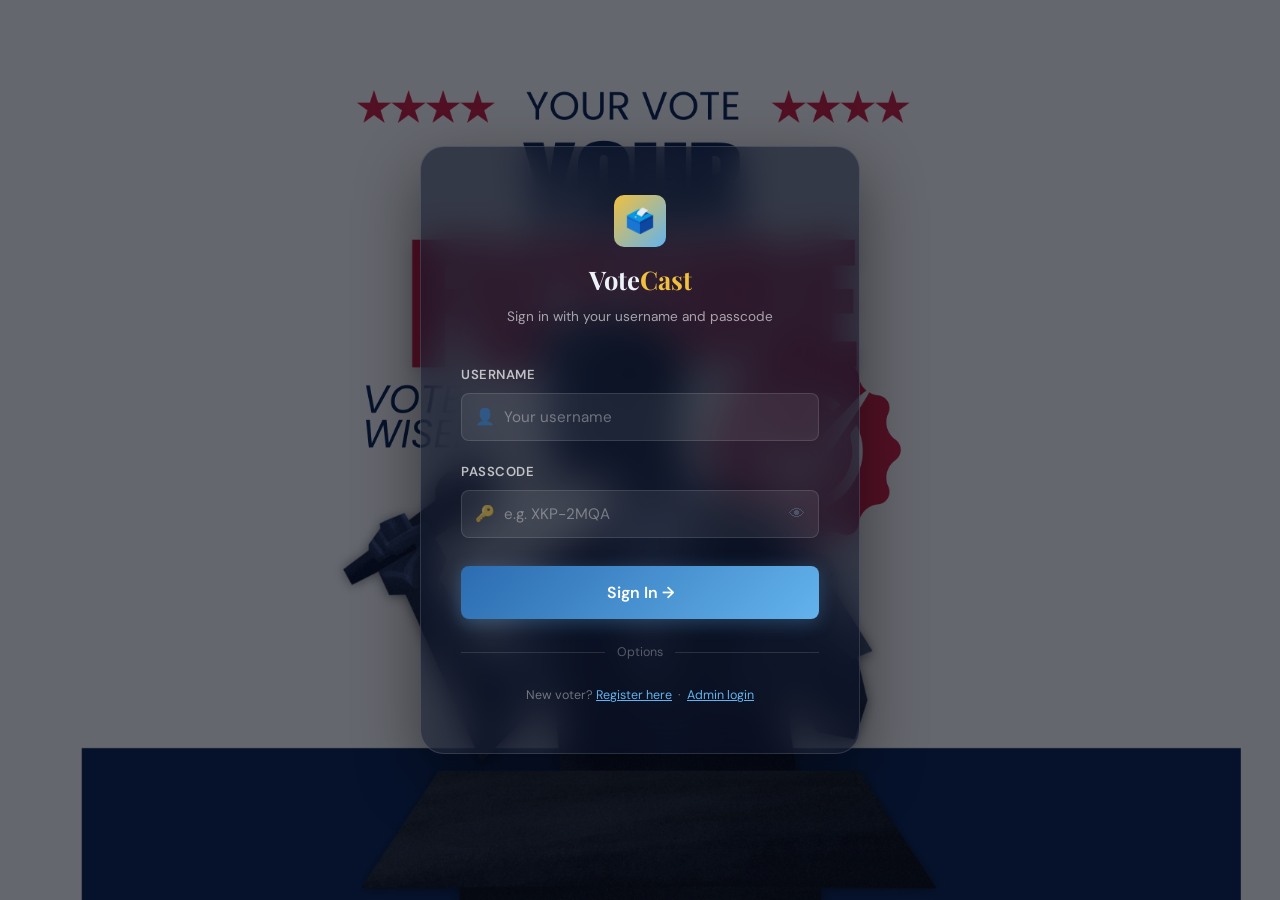
<file: index.html>
<!DOCTYPE html>
<html lang="en">
<head>
  <meta charset="UTF-8" />
  <meta name="viewport" content="width=device-width, initial-scale=1.0" />
  <title>Vote — VoteCast</title>
  <link rel="stylesheet" href="style.css" />
  <link rel="icon" href="data:image/svg+xml,<svg xmlns='http://www.w3.org/2000/svg' viewBox='0 0 100 100'><text y='.9em' font-size='90'>🗳️</text></svg>" />
  <style>
    /* ── Full-page background: vote_4.jpg ── */
    body {
      background: url('vote_4.jpg') center top / cover no-repeat fixed;
      min-height: 100vh;
    }

    body::before {
      content: '';
      position: fixed;
      inset: 0;
      background: rgba(5, 9, 22, 0.65);
      z-index: 0;
    }

    /* Page content above overlay */
    .page-wrapper { position: relative; z-index: 1; }

    /* Transparent glass header */
    .site-header {
      background: rgba(8, 13, 30, 0.45);
      backdrop-filter: blur(18px);
      -webkit-backdrop-filter: blur(18px);
      border-bottom: 1px solid rgba(255,255,255,0.10);
      border-radius: 0 0 20px 20px;
      margin-bottom: 40px;
    }

    /* Transparent candidate cards */
    .candidate-card {
      background: rgba(13, 20, 42, 0.50) !important;
      backdrop-filter: blur(14px);
      -webkit-backdrop-filter: blur(14px);
      border-color: rgba(255,255,255,0.11) !important;
    }
    .candidate-card:hover {
      background: rgba(20, 32, 62, 0.62) !important;
      border-color: rgba(99,179,237,0.35) !important;
    }
    .candidate-card.voted-card {
      background: rgba(20, 18, 8, 0.50) !important;
      border-color: rgba(240,192,64,0.40) !important;
    }

    /* Transparent section title area */
    .section-title h2 { text-shadow: 0 2px 12px rgba(0,0,0,0.5); }

    /* Glass footer */
    .site-footer {
      background: rgba(6,10,22,0.40);
      backdrop-filter: blur(10px);
      -webkit-backdrop-filter: blur(10px);
      border-top: 1px solid rgba(255,255,255,0.08);
      border-radius: 16px 16px 0 0;
      margin-top: 48px;
    }
  </style>
</head>
<body>

  <div class="page-wrapper">

    <!-- ── Header ── -->
    <header class="site-header">
      <div style="max-width:1200px;margin:0 auto;padding:0 24px;display:flex;align-items:center;justify-content:space-between;padding-top:20px;padding-bottom:18px;flex-wrap:wrap;gap:12px;">
        <div class="logo">
          <div class="logo-icon">🗳️</div>
          <span class="logo-text">Vote<span>Cast</span></span>
        </div>
        <div class="header-actions">
          <span class="chip chip-blue">👤 <span id="user-label">—</span></span>
          <button class="btn btn-ghost btn-sm" id="results-btn">📊 Results</button>
          <button class="btn btn-danger btn-sm" id="logout-btn">Sign Out</button>
        </div>
      </div>
    </header>

    <div style="max-width:1200px;margin:0 auto;padding:0 24px;">

      <!-- ── Hero ── -->
      <section class="hero">
        <div class="hero-eyebrow">Live Election · Cast Your Ballot</div>
        <h1>Choose Your <em>Candidate</em></h1>
        <p>You have one vote. Make it count. Select the candidate you believe will lead best.</p>
      </section>

      <!-- ── Candidates ── -->
      <section>
        <div class="section-title">
          <h2>Candidates</h2>
          <span class="chip chip-gold">🔒 One vote per voter</span>
        </div>
        <div class="candidates-grid" id="candidates-grid">
          <!-- Rendered by script.js -->
        </div>
      </section>

      <footer class="site-footer" style="text-align:center;padding:24px 0;color:rgba(255,255,255,0.35);font-size:.8rem;">
        VoteCast · Secure · Transparent ·
      </footer>

    </div>
  </div>

  <div id="toast-container"></div>
  <script src="script.js"></script>
</body>
</html>
</file>
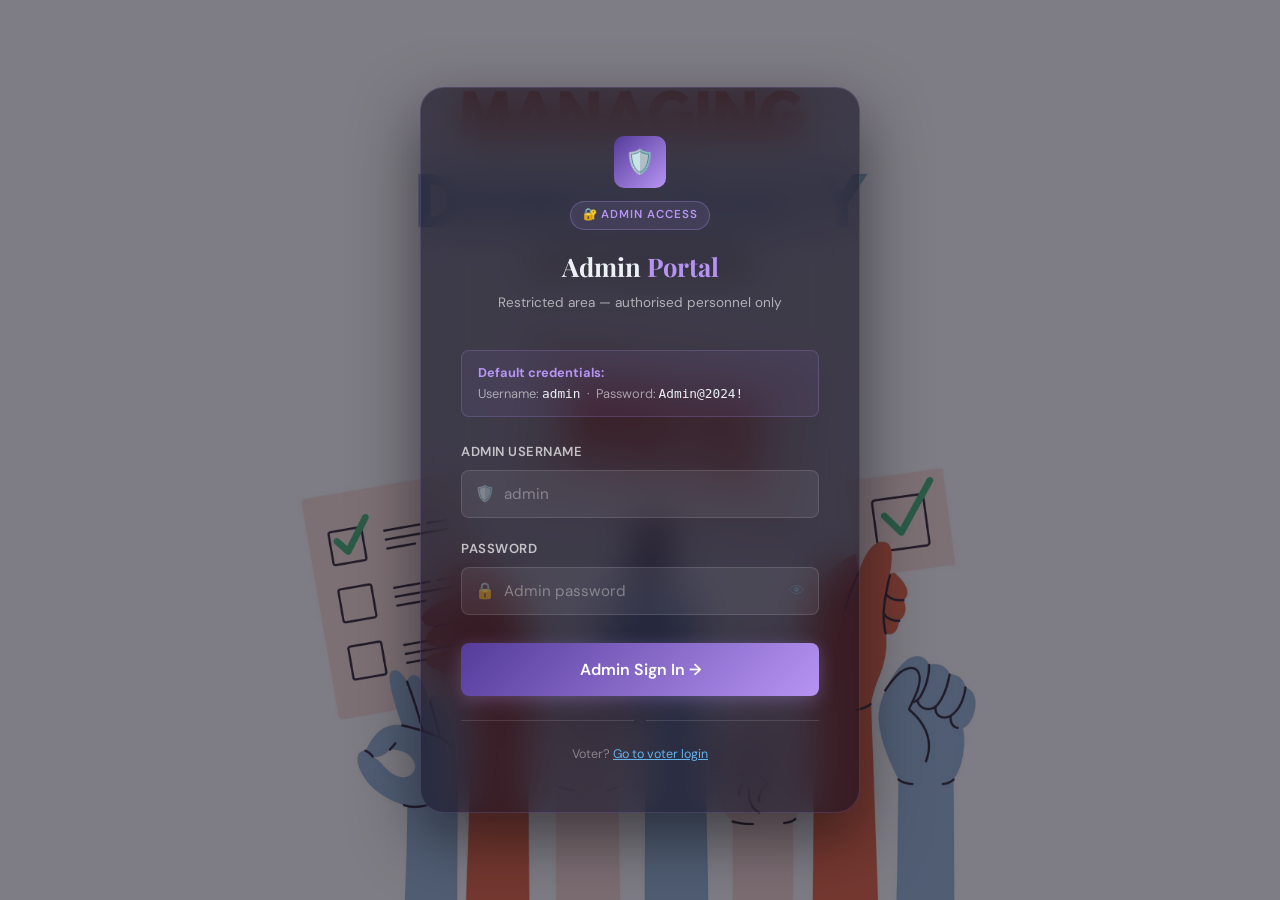
<file: admin-login.html>
<!DOCTYPE html>
<html lang="en">
<head>
  <meta charset="UTF-8" />
  <meta name="viewport" content="width=device-width, initial-scale=1.0" />
  <title>Admin Login — VoteCast</title>
  <link rel="stylesheet" href="style.css" />
  <link rel="icon" href="data:image/svg+xml,<svg xmlns='http://www.w3.org/2000/svg' viewBox='0 0 100 100'><text y='.9em' font-size='90'>🛡️</text></svg>" />
  <style>
    /* ── Full-page background: vote_2.jpg ── */
    body {
      min-height: 100vh;
      background: url('vote_2.jpg') center center / cover no-repeat fixed;
      display: flex;
      align-items: center;
      justify-content: center;
      padding: 24px;
    }

    body::before {
      content: '';
      position: fixed;
      inset: 0;
      background: rgba(8, 5, 20, 0.52);
      z-index: 0;
    }

    .glass-card {
      position: relative;
      z-index: 1;
      width: 100%;
      max-width: 440px;
      background: rgba(10, 6, 26, 0.55);
      backdrop-filter: blur(20px);
      -webkit-backdrop-filter: blur(20px);
      border: 1px solid rgba(183, 148, 244, 0.18);
      border-radius: 24px;
      padding: 48px 40px;
      box-shadow: 0 24px 64px rgba(0, 0, 0, 0.50), 0 0 40px rgba(183,148,244,0.06);
      animation: fadeUp 0.5s ease both;
    }

    @keyframes fadeUp {
      from { opacity: 0; transform: translateY(20px); }
      to   { opacity: 1; transform: translateY(0); }
    }

    .login-logo p { color: rgba(255,255,255,0.6); }

    .form-group input {
      background: rgba(255, 255, 255, 0.07);
      border-color: rgba(255, 255, 255, 0.12);
      color: #fff;
    }
    .form-group input::placeholder { color: rgba(255,255,255,0.35); }
    .form-group input:focus {
      background: rgba(183,148,244,0.10);
      border-color: var(--purple);
      box-shadow: 0 0 0 3px rgba(183,148,244,0.12);
    }
    .form-group label { color: rgba(255,255,255,0.7); }
    .input-icon { color: rgba(255,255,255,0.4); }
    .divider { color: rgba(255,255,255,0.3); }
    .divider::before, .divider::after { background: rgba(255,255,255,0.12); }
    .form-hint { color: rgba(255,255,255,0.4); }

    /* Credentials hint box */
    .creds-hint {
      background: rgba(183,148,244,0.07);
      border: 1px solid rgba(183,148,244,0.20);
      border-radius: var(--radius-sm);
      padding: 12px 16px;
      margin-bottom: 24px;
      font-size: .8rem;
      color: rgba(255,255,255,0.55);
      line-height: 1.6;
    }

    @media (max-width: 480px) {
      .glass-card { padding: 36px 24px; }
    }
  </style>
</head>
<body>

  <div class="glass-card">

    <div class="login-logo">
      <div class="logo-icon" style="background:linear-gradient(135deg,#553c9a,#b794f4)">🛡️</div>
      <div class="admin-badge">🔐 Admin Access</div>
      <h2>Admin <span style="color:var(--purple)">Portal</span></h2>
      <p>Restricted area — authorised personnel only</p>
    </div>

    <div class="creds-hint">
      <strong style="color:var(--purple)">Default credentials:</strong><br>
      Username: <code style="color:#edf2f7">admin</code>
      &nbsp;·&nbsp;
      Password: <code style="color:#edf2f7">Admin@2024!</code>
    </div>

    <form id="admin-login-form" novalidate>

      <div class="form-group">
        <label for="admin-username">Admin Username</label>
        <div class="input-wrap">
          <span class="input-icon">🛡️</span>
          <input type="text" id="admin-username" placeholder="admin"
                 autocomplete="username" autocapitalize="none" spellcheck="false" />
        </div>
        <p class="field-error" id="admin-user-error"></p>
      </div>

      <div class="form-group">
        <label for="admin-password">Password</label>
        <div class="input-wrap">
          <span class="input-icon">🔒</span>
          <input type="password" id="admin-password" placeholder="Admin password"
                 autocomplete="current-password" />
          <button type="button" class="input-toggle" id="toggle-password" aria-label="Toggle">👁</button>
        </div>
        <p class="field-error" id="admin-pass-error"></p>
      </div>

      <button type="submit" class="btn btn-admin btn-lg btn-full" id="admin-login-btn">
        Admin Sign In →
      </button>
    </form>

    <div class="divider"></div>
    <p class="form-hint">
      Voter?
      <button class="link-btn" onclick="window.location.href='login.html'">Go to voter login</button>
    </p>

  </div>

  <div id="toast-container"></div>
  <script src="script.js"></script>
</body>
</html>
</file>
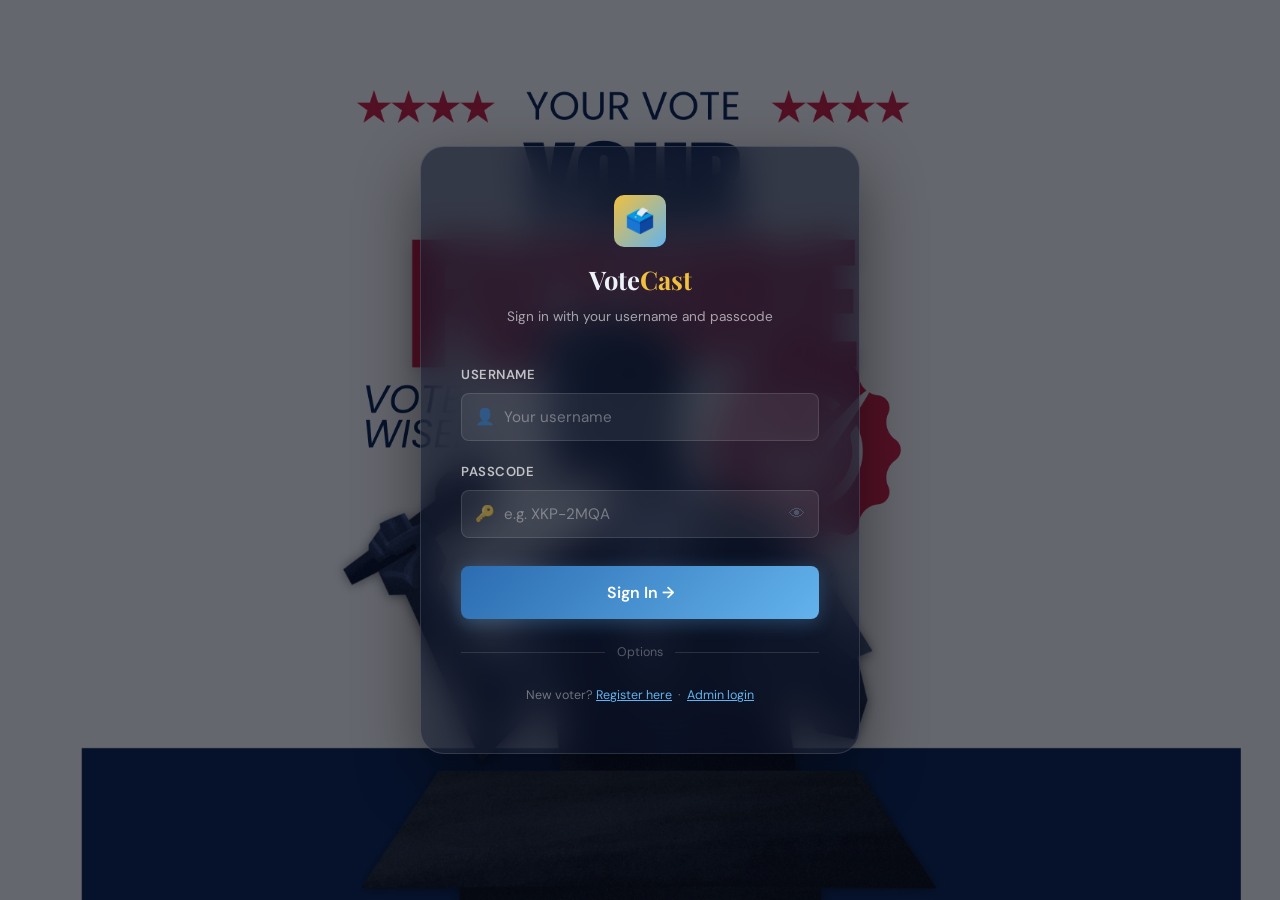
<file: login.html>
<!DOCTYPE html>
<html lang="en">
<head>
  <meta charset="UTF-8" />
  <meta name="viewport" content="width=device-width, initial-scale=1.0" />
  <title>Sign In — VoteCast</title>
  <link rel="stylesheet" href="style.css" />
  <link rel="icon" href="data:image/svg+xml,<svg xmlns='http://www.w3.org/2000/svg' viewBox='0 0 100 100'><text y='.9em' font-size='90'>🗳️</text></svg>" />
  <style>
    /* ── Full-page background: vote_1.jpg ── */
    body {
      min-height: 100vh;
      background: url('vote_1.jpg') center center / cover no-repeat fixed;
      display: flex;
      align-items: center;
      justify-content: center;
      padding: 24px;
    }

    /* Subtle dark veil over the photo so text is legible */
    body::before {
      content: '';
      position: fixed;
      inset: 0;
      background: rgba(6, 10, 22, 0.55);
      z-index: 0;
    }

    /* Centered transparent card */
    .glass-card {
      position: relative;
      z-index: 1;
      width: 100%;
      max-width: 440px;
      background: rgba(13, 20, 40, 0.55);
      backdrop-filter: blur(20px);
      -webkit-backdrop-filter: blur(20px);
      border: 1px solid rgba(255, 255, 255, 0.13);
      border-radius: 24px;
      padding: 48px 40px;
      box-shadow: 0 24px 64px rgba(0, 0, 0, 0.45);
      animation: fadeUp 0.5s ease both;
    }

    @keyframes fadeUp {
      from { opacity: 0; transform: translateY(20px); }
      to   { opacity: 1; transform: translateY(0); }
    }

    /* Override login-logo background to transparent */
    .login-logo p { color: rgba(255,255,255,0.6); }

    /* Inputs slightly more transparent inside glass card */
    .form-group input {
      background: rgba(255, 255, 255, 0.07);
      border-color: rgba(255, 255, 255, 0.12);
      color: #fff;
    }
    .form-group input::placeholder { color: rgba(255,255,255,0.35); }
    .form-group input:focus {
      background: rgba(99, 179, 237, 0.10);
      border-color: var(--blue);
    }
    .form-group label { color: rgba(255,255,255,0.7); }
    .input-icon { color: rgba(255,255,255,0.4); }
    .divider { color: rgba(255,255,255,0.3); }
    .divider::before, .divider::after { background: rgba(255,255,255,0.12); }
    .form-hint { color: rgba(255,255,255,0.4); }

    @media (max-width: 480px) {
      .glass-card { padding: 36px 24px; }
    }
  </style>
</head>
<body>

  <!-- Centered transparent login card over vote_1.jpg -->
  <div class="glass-card">

    <div class="login-logo">
      <div class="logo-icon">🗳️</div>
      <h2>Vote<span style="color:var(--gold)">Cast</span></h2>
      <p>Sign in with your username and passcode</p>
    </div>

    <form id="login-form" novalidate>

      <div class="form-group">
        <label for="username">Username</label>
        <div class="input-wrap">
          <span class="input-icon">👤</span>
          <input type="text" id="username" placeholder="Your username"
                 autocomplete="username" autocapitalize="none" spellcheck="false" />
        </div>
        <p class="field-error" id="username-error"></p>
      </div>

      <div class="form-group">
        <label for="passcode">Passcode</label>
        <div class="input-wrap">
          <span class="input-icon">🔑</span>
          <input type="password" id="passcode" placeholder="e.g. XKP-2MQA"
                 autocomplete="current-password" autocapitalize="characters" />
          <button type="button" class="input-toggle" id="toggle-password" aria-label="Toggle">👁</button>
        </div>
        <p class="field-error" id="passcode-error"></p>
      </div>

      <button type="submit" class="btn btn-primary btn-lg btn-full" id="login-btn">
        Sign In →
      </button>
    </form>

    <div class="divider">Options</div>
    <p class="form-hint">
      New voter?
      <button class="link-btn" onclick="window.location.href='register.html'">Register here</button>
      &nbsp;·&nbsp;
      <button class="link-btn" onclick="window.location.href='admin-login.html'">Admin login</button>
    </p>

  </div>

  <div id="toast-container"></div>
  <script src="script.js"></script>
</body>
</html>
</file>
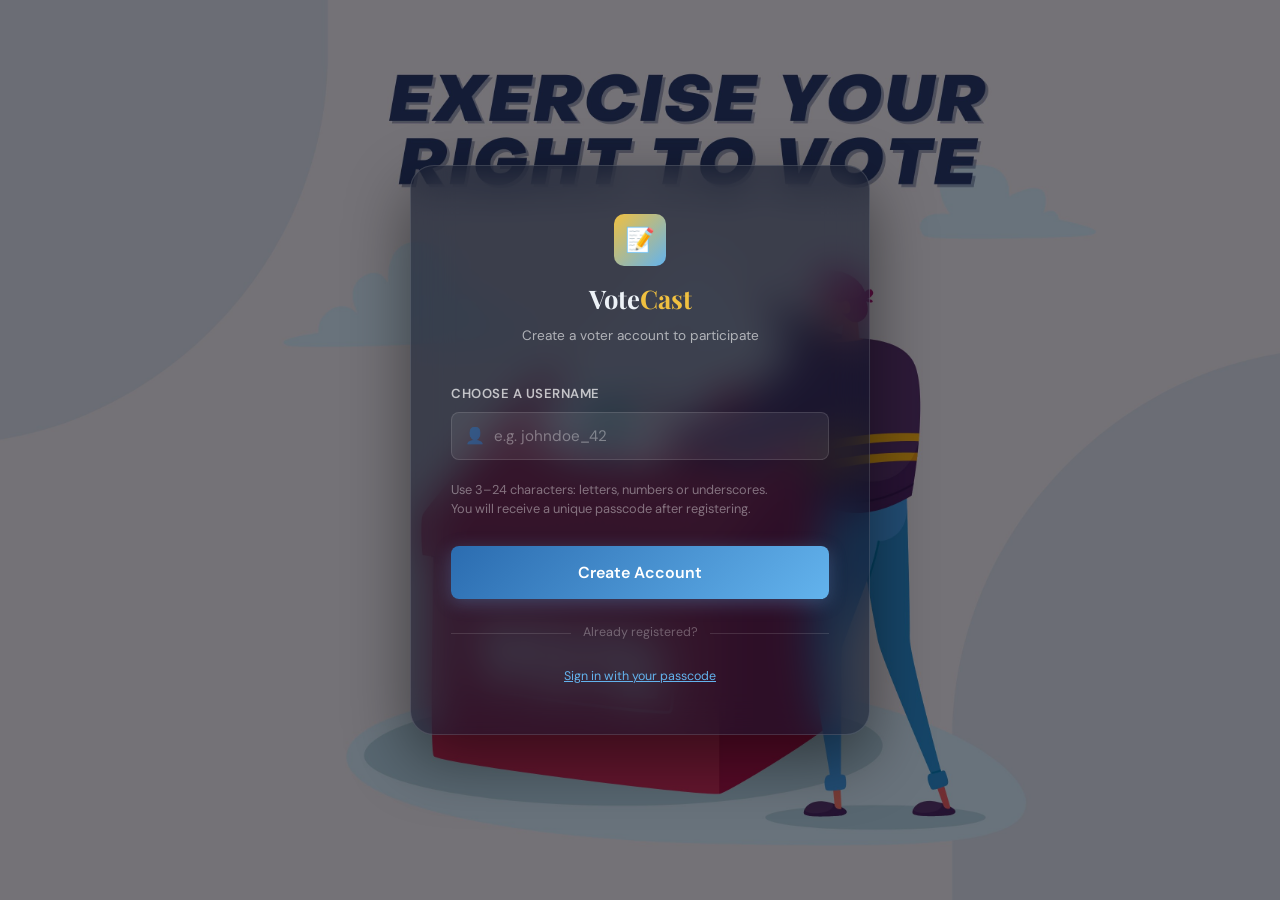
<file: register.html>
<!DOCTYPE html>
<html lang="en">
<head>
  <meta charset="UTF-8" />
  <meta name="viewport" content="width=device-width, initial-scale=1.0" />
  <title>Register — VoteCast</title>
  <link rel="stylesheet" href="style.css" />
  <link rel="icon" href="data:image/svg+xml,<svg xmlns='http://www.w3.org/2000/svg' viewBox='0 0 100 100'><text y='.9em' font-size='90'>📝</text></svg>" />
  <style>
    /* ── Full-page background: vote_3.jpg ── */
    body {
      min-height: 100vh;
      background: url('vote_3.jpg') center center / cover no-repeat fixed;
      display: flex;
      align-items: center;
      justify-content: center;
      padding: 24px;
    }

    body::before {
      content: '';
      position: fixed;
      inset: 0;
      background: rgba(6, 10, 22, 0.52);
      z-index: 0;
    }

    .glass-card {
      position: relative;
      z-index: 1;
      width: 100%;
      max-width: 460px;
      background: rgba(13, 20, 40, 0.55);
      backdrop-filter: blur(20px);
      -webkit-backdrop-filter: blur(20px);
      border: 1px solid rgba(255, 255, 255, 0.13);
      border-radius: 24px;
      padding: 48px 40px;
      box-shadow: 0 24px 64px rgba(0, 0, 0, 0.45);
      animation: fadeUp 0.5s ease both;
    }

    @keyframes fadeUp {
      from { opacity: 0; transform: translateY(20px); }
      to   { opacity: 1; transform: translateY(0); }
    }

    .login-logo p { color: rgba(255,255,255,0.6); }

    .form-group input {
      background: rgba(255, 255, 255, 0.07);
      border-color: rgba(255, 255, 255, 0.12);
      color: #fff;
    }
    .form-group input::placeholder { color: rgba(255,255,255,0.35); }
    .form-group input:focus {
      background: rgba(99, 179, 237, 0.10);
      border-color: var(--blue);
    }
    .form-group label { color: rgba(255,255,255,0.7); }
    .input-icon { color: rgba(255,255,255,0.4); }
    .divider { color: rgba(255,255,255,0.3); }
    .divider::before, .divider::after { background: rgba(255,255,255,0.12); }
    .form-hint { color: rgba(255,255,255,0.4); }

    /* Passcode result box stays readable */
    .passcode-box {
      background: rgba(240,192,64,0.10);
      border-color: rgba(240,192,64,0.35);
    }
    .passcode-warning {
      background: rgba(252,129,129,0.10);
      border-color: rgba(252,129,129,0.25);
    }

    @media (max-width: 480px) {
      .glass-card { padding: 36px 24px; }
    }
  </style>
</head>
<body>

  <div class="glass-card">

    <div class="login-logo">
      <div class="logo-icon">📝</div>
      <h2>Vote<span style="color:var(--gold)">Cast</span></h2>
      <p>Create a voter account to participate</p>
    </div>

    <!-- Step 1: Username -->
    <form id="register-form" novalidate>
      <div class="form-group">
        <label for="reg-username">Choose a Username</label>
        <div class="input-wrap">
          <span class="input-icon">👤</span>
          <input type="text" id="reg-username" placeholder="e.g. johndoe_42"
                 autocomplete="username" autocapitalize="none" spellcheck="false" />
        </div>
        <p class="field-error" id="reg-username-error"></p>
      </div>

      <p style="font-size:.8rem;color:rgba(255,255,255,0.4);margin-bottom:20px;line-height:1.5">
        Use 3–24 characters: letters, numbers or underscores.<br>
        You will receive a unique passcode after registering.
      </p>

      <button type="submit" class="btn btn-primary btn-lg btn-full" id="reg-btn">
        Create Account
      </button>
    </form>

    <!-- Step 2: Show passcode -->
    <div class="passcode-result" id="passcode-result">
      <div class="success-icon">🎉</div>
      <h3>Account Created!</h3>
      <p>Your unique passcode is shown below. <strong>Save it somewhere safe</strong> — you'll need it every time you log in.</p>
      <div class="passcode-box">
        <div class="passcode-label">Your Passcode</div>
        <div class="passcode-value" id="passcode-display">—</div>
      </div>
      <div class="passcode-warning">
        ⚠️ <strong>Shown once only.</strong> If you lose it, contact an administrator.
      </div>
      <button class="btn btn-gold btn-full" id="copy-btn">📋 Copy Passcode</button>
      <div style="margin-top:14px">
        <button class="btn btn-primary btn-full" onclick="window.location.href='login.html'">→ Go to Login</button>
      </div>
    </div>

    <div class="divider">Already registered?</div>
    <p class="form-hint">
      <button class="link-btn" onclick="window.location.href='login.html'">Sign in with your passcode</button>
    </p>

  </div>

  <div id="toast-container"></div>
  <script src="script.js"></script>
</body>
</html>
</file>
<file: style.css>
/* ============================================
   VOTECAST — GLOBAL STYLES  v2.0
   Dark Civic / Democratic Elegance theme
   ============================================ */

@import url('https://fonts.googleapis.com/css2?family=Playfair+Display:ital,wght@0,700;0,900;1,700&family=DM+Sans:wght@300;400;500;600&display=swap');

/* ── CSS VARIABLES ── */
:root {
  --bg-deep:       #0b0f1a;
  --bg-card:       #131928;
  --bg-card-hover: #1a2236;
  --border:        rgba(255,255,255,0.07);
  --border-glow:   rgba(99,179,237,0.35);

  --gold:          #f0c040;
  --gold-dim:      #b8922a;
  --blue:          #63b3ed;
  --blue-dark:     #2b6cb0;
  --teal:          #4fd1c5;
  --red-accent:    #fc8181;
  --green-accent:  #68d391;
  --purple:        #b794f4;

  --text-primary:  #edf2f7;
  --text-muted:    #718096;
  --text-dim:      #4a5568;

  --radius-sm:     8px;
  --radius-md:     16px;
  --radius-lg:     24px;

  --shadow-card:   0 8px 32px rgba(0,0,0,0.45);
  --shadow-glow:   0 0 24px rgba(99,179,237,0.2);
  --transition:    0.3s cubic-bezier(0.4,0,0.2,1);
}

/* ── RESET ── */
*, *::before, *::after { box-sizing: border-box; margin: 0; padding: 0; }
html { scroll-behavior: smooth; }

body {
  font-family: 'DM Sans', sans-serif;
  background-color: var(--bg-deep);
  color: var(--text-primary);
  min-height: 100vh;
  overflow-x: hidden;
  line-height: 1.6;
}

body::before {
  content: '';
  position: fixed; inset: 0;
  background-image:
    radial-gradient(ellipse 80% 60% at 20% -10%, rgba(99,179,237,0.08) 0%, transparent 60%),
    radial-gradient(ellipse 60% 50% at 80% 110%, rgba(240,192,64,0.06) 0%, transparent 60%);
  pointer-events: none; z-index: 0;
}

/* ── LAYOUT ── */
.page-wrapper {
  position: relative; z-index: 1;
  max-width: 1200px;
  margin: 0 auto;
  padding: 0 24px;
}

/* ── HEADER ── */
.site-header {
  display: flex;
  align-items: center;
  justify-content: space-between;
  padding: 24px 0 20px;
  border-bottom: 1px solid var(--border);
  margin-bottom: 48px;
  flex-wrap: wrap;
  gap: 12px;
}

.logo { display: flex; align-items: center; gap: 10px; text-decoration: none; }

.logo-icon {
  width: 36px; height: 36px;
  background: linear-gradient(135deg, var(--gold), var(--blue));
  border-radius: 10px;
  display: flex; align-items: center; justify-content: center;
  font-size: 18px; flex-shrink: 0;
}

.logo-text {
  font-family: 'Playfair Display', serif;
  font-size: 1.25rem; font-weight: 700;
  letter-spacing: -0.02em; color: var(--text-primary);
}
.logo-text span { color: var(--gold); }

.header-actions { display: flex; gap: 12px; align-items: center; flex-wrap: wrap; }

/* ── HERO ── */
.hero { text-align: center; margin-bottom: 56px; }

.hero-eyebrow {
  display: inline-flex; align-items: center; gap: 6px;
  font-size: 0.75rem; font-weight: 600;
  letter-spacing: 0.12em; text-transform: uppercase;
  color: var(--gold);
  background: rgba(240,192,64,0.1);
  border: 1px solid rgba(240,192,64,0.25);
  border-radius: 100px; padding: 6px 14px; margin-bottom: 20px;
}
.hero-eyebrow::before {
  content: ''; width: 6px; height: 6px;
  background: var(--gold); border-radius: 50%;
  animation: pulse 1.8s ease-in-out infinite;
}
@keyframes pulse {
  0%,100% { opacity:1; transform:scale(1); }
  50%      { opacity:.4; transform:scale(.8); }
}

.hero h1 {
  font-family: 'Playfair Display', serif;
  font-size: clamp(2rem,5vw,3.5rem);
  font-weight: 900; line-height: 1.1;
  letter-spacing: -0.03em; margin-bottom: 16px;
}
.hero h1 em { font-style: italic; color: var(--gold); }
.hero p { color: var(--text-muted); font-size: 1.05rem; max-width: 480px; margin: 0 auto; }

/* ── BUTTONS ── */
.btn {
  display: inline-flex; align-items: center; gap: 8px;
  padding: 12px 24px;
  border-radius: var(--radius-sm);
  font-family: 'DM Sans', sans-serif;
  font-size: 0.9rem; font-weight: 600;
  cursor: pointer; border: none;
  transition: var(--transition);
  text-decoration: none; white-space: nowrap;
  position: relative; overflow: hidden;
}
.btn::after { content:''; position:absolute; inset:0; background:rgba(255,255,255,0); transition:background .2s; }
.btn:hover::after { background: rgba(255,255,255,0.06); }
.btn:active { transform: scale(0.97); }

.btn-primary {
  background: linear-gradient(135deg, var(--blue-dark), var(--blue));
  color: #fff; box-shadow: 0 4px 18px rgba(99,179,237,.3);
}
.btn-primary:hover { box-shadow: 0 6px 28px rgba(99,179,237,.5); transform:translateY(-1px); }

.btn-gold {
  background: linear-gradient(135deg, var(--gold-dim), var(--gold));
  color: #1a1208; box-shadow: 0 4px 18px rgba(240,192,64,.3);
}
.btn-gold:hover { box-shadow: 0 6px 28px rgba(240,192,64,.5); transform:translateY(-1px); }

.btn-ghost {
  background: transparent; color: var(--text-muted);
  border: 1px solid var(--border);
}
.btn-ghost:hover { color:var(--text-primary); border-color:rgba(255,255,255,.2); background:rgba(255,255,255,.04); }

.btn-danger {
  background: transparent; color: var(--red-accent);
  border: 1px solid rgba(252,129,129,.3);
}
.btn-danger:hover { background:rgba(252,129,129,.1); border-color:var(--red-accent); }

.btn-admin {
  background: linear-gradient(135deg,#553c9a,var(--purple));
  color:#fff; box-shadow:0 4px 18px rgba(183,148,244,.3);
}
.btn-admin:hover { box-shadow:0 6px 28px rgba(183,148,244,.5); transform:translateY(-1px); }

.btn-sm  { padding: 8px 16px;  font-size: 0.82rem; }
.btn-lg  { padding: 16px 32px; font-size: 1rem; }
.btn-full{ width:100%; justify-content:center; margin-top:8px; }

/* ── CANDIDATE CARDS ── */
.candidates-grid {
  display: grid;
  grid-template-columns: repeat(auto-fill, minmax(210px, 1fr));
  gap: 24px; margin-bottom: 48px;
}

.candidate-card {
  background: var(--bg-card);
  border: 1px solid var(--border);
  border-radius: var(--radius-md);
  padding: 28px 20px 24px;
  display: flex; flex-direction: column; align-items: center; text-align: center;
  transition: var(--transition);
  position: relative; overflow: hidden;
  animation: fadeUp .4s ease both;
}
.candidate-card:nth-child(1){animation-delay:.05s}
.candidate-card:nth-child(2){animation-delay:.10s}
.candidate-card:nth-child(3){animation-delay:.15s}
.candidate-card:nth-child(4){animation-delay:.20s}
.candidate-card:nth-child(5){animation-delay:.25s}

.candidate-card::before {
  content:''; position:absolute; top:0; left:0; right:0; height:3px;
  background:linear-gradient(90deg,var(--blue),var(--teal));
  opacity:0; transition:opacity var(--transition);
}
.candidate-card:hover { border-color:var(--border-glow); background:var(--bg-card-hover); box-shadow:var(--shadow-glow); transform:translateY(-4px); }
.candidate-card:hover::before { opacity:1; }

.candidate-card.voted-card { border-color:rgba(240,192,64,.4); box-shadow:0 0 24px rgba(240,192,64,.12); }
.candidate-card.voted-card::before { background:linear-gradient(90deg,var(--gold-dim),var(--gold)); opacity:1; }

.candidate-avatar {
  width:90px; height:90px; border-radius:50%;
  margin-bottom:16px; overflow:hidden;
  border:3px solid var(--border);
  transition:border-color var(--transition);
  flex-shrink:0;
}
.candidate-card:hover .candidate-avatar { border-color:var(--blue); }
.candidate-card.voted-card .candidate-avatar { border-color:var(--gold); }

.avatar-fallback {
  width:100%; height:100%;
  display:flex; align-items:center; justify-content:center;
  font-family:'Playfair Display',serif; font-size:2rem; font-weight:700;
  color:#fff;
}

.party-badge {
  display:inline-block; font-size:.68rem; font-weight:600;
  letter-spacing:.08em; text-transform:uppercase;
  padding:3px 10px; border-radius:100px; margin-bottom:8px;
}

.candidate-name { font-family:'Playfair Display',serif; font-size:1.15rem; font-weight:700; margin-bottom:4px; }
.candidate-slogan { font-size:.78rem; color:var(--text-dim); margin-bottom:20px; font-style:italic; line-height:1.4; min-height:2.8em; }

.vote-btn { width:100%; justify-content:center; padding:11px 20px; }
.voted-badge {
  display:inline-flex; align-items:center; gap:6px;
  font-size:.82rem; font-weight:600; color:var(--gold);
  background:rgba(240,192,64,.12); border:1px solid rgba(240,192,64,.3);
  border-radius:var(--radius-sm); padding:10px 20px; width:100%; justify-content:center;
}

/* ── TOASTS ── */
#toast-container {
  position:fixed; top:24px; right:24px; z-index:9999;
  display:flex; flex-direction:column; gap:12px; pointer-events:none;
}
.toast {
  display:flex; align-items:center; gap:12px;
  background:var(--bg-card); border:1px solid var(--border);
  border-radius:var(--radius-md); padding:14px 18px;
  min-width:280px; max-width:360px;
  box-shadow:var(--shadow-card);
  animation:toastIn .4s cubic-bezier(.34,1.56,.64,1) forwards;
  pointer-events:all;
}
.toast.removing { animation:toastOut .3s ease forwards; }
@keyframes toastIn  { from{opacity:0;transform:translateX(40px) scale(.95)} to{opacity:1;transform:translateX(0) scale(1)} }
@keyframes toastOut { from{opacity:1;transform:translateX(0) scale(1)} to{opacity:0;transform:translateX(40px) scale(.9)} }

.toast-icon { width:32px;height:32px; border-radius:8px; display:flex;align-items:center;justify-content:center; font-size:15px; flex-shrink:0; }
.toast-success .toast-icon { background:rgba(104,211,145,.15); color:var(--green-accent); }
.toast-error   .toast-icon { background:rgba(252,129,129,.15); color:var(--red-accent); }
.toast-info    .toast-icon { background:rgba(99,179,237,.15);  color:var(--blue); }
.toast-warn    .toast-icon { background:rgba(240,192,64,.15);  color:var(--gold); }
.toast-success { border-color:rgba(104,211,145,.2); }
.toast-error   { border-color:rgba(252,129,129,.2); }
.toast-info    { border-color:rgba(99,179,237,.2); }
.toast-warn    { border-color:rgba(240,192,64,.2); }
.toast-body { flex:1; }
.toast-title { font-weight:600; font-size:.88rem; margin-bottom:2px; }
.toast-msg   { font-size:.8rem; color:var(--text-muted); }
.toast-close { background:none;border:none;color:var(--text-dim);cursor:pointer;font-size:16px;padding:2px;transition:color .2s;flex-shrink:0; }
.toast-close:hover { color:var(--text-primary); }

/* ── LOGIN / REGISTER CARDS ── */
.login-wrapper {
  min-height:100vh; display:flex; align-items:center; justify-content:center;
  padding:24px; position:relative; z-index:1;
}
.login-card {
  background:var(--bg-card); border:1px solid var(--border);
  border-radius:var(--radius-lg); padding:48px 40px;
  width:100%; max-width:440px;
  box-shadow:var(--shadow-card);
  animation:fadeUp .5s ease forwards;
}
@keyframes fadeUp { from{opacity:0;transform:translateY(20px)} to{opacity:1;transform:translateY(0)} }

.login-logo { text-align:center; margin-bottom:36px; }
.login-logo .logo-icon { width:52px;height:52px;font-size:24px;margin:0 auto 12px; }
.login-logo h2 { font-family:'Playfair Display',serif; font-size:1.6rem; font-weight:700; }
.login-logo p  { font-size:.85rem; color:var(--text-muted); margin-top:6px; }

/* Admin login special badge */
.admin-badge {
  display:inline-flex; align-items:center; gap:6px;
  font-size:.72rem; font-weight:600; letter-spacing:.08em; text-transform:uppercase;
  color:var(--purple); background:rgba(183,148,244,.1);
  border:1px solid rgba(183,148,244,.3);
  border-radius:100px; padding:4px 12px; margin-bottom:16px;
}

/* Form fields */
.form-group { margin-bottom:20px; }
.form-group label {
  display:block; font-size:.82rem; font-weight:600;
  letter-spacing:.04em; text-transform:uppercase;
  color:var(--text-muted); margin-bottom:8px;
}
.form-group input {
  width:100%; padding:13px 16px;
  background:rgba(255,255,255,.04);
  border:1px solid var(--border);
  border-radius:var(--radius-sm);
  color:var(--text-primary);
  font-family:'DM Sans',sans-serif; font-size:.95rem;
  transition:var(--transition); outline:none;
}
.form-group input:focus { border-color:var(--blue); background:rgba(99,179,237,.05); box-shadow:0 0 0 3px rgba(99,179,237,.1); }
.form-group input.error { border-color:var(--red-accent); background:rgba(252,129,129,.05); }
.form-group textarea {
  width:100%; padding:13px 16px;
  background:rgba(255,255,255,.04); border:1px solid var(--border);
  border-radius:var(--radius-sm); color:var(--text-primary);
  font-family:'DM Sans',sans-serif; font-size:.95rem;
  transition:var(--transition); outline:none; resize:vertical; min-height:80px;
}
.form-group textarea:focus { border-color:var(--blue); background:rgba(99,179,237,.05); box-shadow:0 0 0 3px rgba(99,179,237,.1); }

.field-error { font-size:.78rem; color:var(--red-accent); margin-top:6px; display:none; }
.field-error.show { display:block; }

.input-wrap { position:relative; }
.input-wrap input { padding-left:42px; }
.input-icon { position:absolute; left:14px; top:50%; transform:translateY(-50%); color:var(--text-dim); font-size:16px; pointer-events:none; }
.input-toggle { position:absolute; right:14px; top:50%; transform:translateY(-50%); background:none; border:none; color:var(--text-dim); cursor:pointer; font-size:16px; transition:color .2s; }
.input-toggle:hover { color:var(--text-muted); }

.form-hint { font-size:.78rem; color:var(--text-dim); text-align:center; margin-top:16px; line-height:1.5; }
.form-hint a, .form-hint .link-btn { color:var(--blue); cursor:pointer; text-decoration:underline; background:none; border:none; font-size:.78rem; font-family:inherit; }
.form-hint a:hover, .form-hint .link-btn:hover { color:var(--text-primary); }

/* ── PASSCODE RESULT CARD ── */
.passcode-result {
  display:none; text-align:center; padding:8px 0;
}
.passcode-result .success-icon { font-size:3rem; margin-bottom:16px; }
.passcode-result h3 { font-family:'Playfair Display',serif; font-size:1.4rem; margin-bottom:8px; }
.passcode-result p { color:var(--text-muted); font-size:.88rem; margin-bottom:24px; line-height:1.6; }

.passcode-box {
  background:rgba(240,192,64,.08); border:2px dashed rgba(240,192,64,.4);
  border-radius:var(--radius-md); padding:20px; margin-bottom:20px;
}
.passcode-label { font-size:.72rem; font-weight:600; letter-spacing:.1em; text-transform:uppercase; color:var(--gold); margin-bottom:8px; }
.passcode-value {
  font-family:'DM Sans',sans-serif; font-size:2rem; font-weight:600;
  letter-spacing:.2em; color:var(--text-primary);
}
.passcode-warning {
  font-size:.78rem; color:var(--red-accent);
  background:rgba(252,129,129,.08); border:1px solid rgba(252,129,129,.2);
  border-radius:var(--radius-sm); padding:10px 14px; margin-bottom:20px;
  text-align:left; line-height:1.5;
}

/* ── DIVIDER ── */
.divider {
  display:flex; align-items:center; gap:12px;
  margin:24px 0; color:var(--text-dim); font-size:.78rem;
}
.divider::before,.divider::after { content:''; flex:1; height:1px; background:var(--border); }

/* ── SECTION TITLE ── */
.section-title {
  display:flex; align-items:center; justify-content:space-between;
  margin-bottom:28px; flex-wrap:wrap; gap:12px;
}
.section-title h2 { font-family:'Playfair Display',serif; font-size:1.5rem; font-weight:700; }

/* ── STATS BAR ── */
.stats-bar {
  display:grid;
  grid-template-columns:repeat(auto-fit,minmax(140px,1fr));
  gap:16px; margin-bottom:40px;
}
.stat-card {
  background:var(--bg-card); border:1px solid var(--border);
  border-radius:var(--radius-md); padding:20px 24px;
  transition:var(--transition);
}
.stat-card:hover { border-color:var(--border-glow); transform:translateY(-2px); }
.stat-label { font-size:.72rem; font-weight:600; letter-spacing:.08em; text-transform:uppercase; color:var(--text-dim); margin-bottom:8px; }
.stat-value { font-family:'Playfair Display',serif; font-size:2rem; font-weight:700; color:var(--text-primary); line-height:1; }
.stat-value.gold  { color:var(--gold); }
.stat-value.blue  { color:var(--blue); }
.stat-value.green { color:var(--green-accent); }
.stat-value.purple{ color:var(--purple); }

/* ── RESULTS SECTION ── */
.results-section { display:grid; grid-template-columns:1fr 1fr; gap:24px; margin-bottom:40px; }
@media(max-width:768px){ .results-section { grid-template-columns:1fr; } }

.result-panel {
  background:var(--bg-card); border:1px solid var(--border);
  border-radius:var(--radius-md); padding:28px;
}
.panel-title {
  font-family:'Playfair Display',serif; font-size:1.1rem; font-weight:700;
  margin-bottom:24px; display:flex; align-items:center; gap:10px;
}
.panel-title span { font-size:1.2rem; }

.result-row { display:flex; align-items:center; gap:12px; margin-bottom:18px; }
.result-row:last-child { margin-bottom:0; }

.result-avatar { width:40px;height:40px; border-radius:50%; overflow:hidden; flex-shrink:0; border:2px solid var(--border); }
.result-avatar-fallback { width:100%;height:100%; display:flex;align-items:center;justify-content:center; font-family:'Playfair Display',serif; font-size:1rem;font-weight:700;color:#fff; }
.result-info  { flex:1; min-width:0; }
.result-name  { font-weight:600; font-size:.9rem; white-space:nowrap; overflow:hidden; text-overflow:ellipsis; display:flex; align-items:center; gap:6px; }
.winner-crown { color:var(--gold); font-size:.85rem; }
.result-bar-wrap { height:6px; background:rgba(255,255,255,.06); border-radius:100px; margin-top:6px; overflow:hidden; }
.result-bar-fill { height:100%; border-radius:100px; transition:width 1s cubic-bezier(.4,0,.2,1); background:linear-gradient(90deg,var(--blue-dark),var(--blue)); }
.result-bar-fill.winner { background:linear-gradient(90deg,var(--gold-dim),var(--gold)); }
.result-votes { font-family:'Playfair Display',serif; font-size:1rem; font-weight:700; color:var(--text-muted); min-width:28px; text-align:right; }

.chart-container { position:relative; height:280px; }

/* ── WINNER BANNER ── */
.winner-banner {
  background:linear-gradient(135deg,rgba(240,192,64,.08),rgba(240,192,64,.03));
  border:1px solid rgba(240,192,64,.25);
  border-radius:var(--radius-md); padding:24px 28px;
  display:flex; align-items:center; gap:20px;
  margin-bottom:32px; animation:fadeUp .5s ease;
}
.winner-avatar { width:68px;height:68px; border-radius:50%; overflow:hidden; border:3px solid var(--gold); flex-shrink:0; }
.winner-avatar-fallback { width:100%;height:100%; display:flex;align-items:center;justify-content:center; font-family:'Playfair Display',serif; font-size:1.6rem;font-weight:700;color:var(--gold); background:rgba(240,192,64,.1); }
.winner-info { flex:1; }
.winner-label { font-size:.72rem;font-weight:600;letter-spacing:.1em;text-transform:uppercase;color:var(--gold);margin-bottom:4px; }
.winner-name  { font-family:'Playfair Display',serif; font-size:1.4rem;font-weight:700;margin-bottom:4px; }
.winner-votes { font-size:.85rem; color:var(--text-muted); }
.winner-trophy{ font-size:2.5rem; flex-shrink:0; }

/* ── MODAL ── */
.modal-overlay {
  position:fixed; inset:0; background:rgba(0,0,0,.7); backdrop-filter:blur(4px);
  z-index:1000; display:flex; align-items:center; justify-content:center; padding:24px;
  opacity:0; pointer-events:none; transition:opacity .25s;
}
.modal-overlay.open { opacity:1; pointer-events:all; }
.modal {
  background:var(--bg-card); border:1px solid var(--border);
  border-radius:var(--radius-lg); padding:36px;
  max-width:400px; width:100%;
  transform:scale(.95); transition:transform .25s cubic-bezier(.34,1.56,.64,1);
  box-shadow:var(--shadow-card);
}
.modal-overlay.open .modal { transform:scale(1); }
.modal-icon { font-size:2.5rem; margin-bottom:16px; }
.modal h3   { font-family:'Playfair Display',serif; font-size:1.3rem; margin-bottom:10px; }
.modal p    { color:var(--text-muted); font-size:.88rem; margin-bottom:28px; line-height:1.6; }
.modal-actions { display:flex; gap:12px; }
.modal-actions .btn { flex:1; justify-content:center; }

/* ── VOTE RIPPLE ── */
.vote-ripple { position:fixed;inset:0;pointer-events:none;z-index:100;display:flex;align-items:center;justify-content:center; }
.ripple-circle { position:absolute;width:10px;height:10px;border-radius:50%;background:rgba(240,192,64,.4); animation:rippleOut .8s ease-out forwards; }
@keyframes rippleOut { to{transform:scale(120);opacity:0} }

/* ── CHIP ── */
.chip { display:inline-flex;align-items:center;gap:5px;font-size:.73rem;font-weight:600;padding:4px 10px;border-radius:100px; }
.chip-blue  { background:rgba(99,179,237,.12);  color:var(--blue);         border:1px solid rgba(99,179,237,.25); }
.chip-gold  { background:rgba(240,192,64,.12);  color:var(--gold);         border:1px solid rgba(240,192,64,.25); }
.chip-green { background:rgba(104,211,145,.12); color:var(--green-accent); border:1px solid rgba(104,211,145,.25); }
.chip-red   { background:rgba(252,129,129,.12); color:var(--red-accent);   border:1px solid rgba(252,129,129,.25); }
.chip-purple{ background:rgba(183,148,244,.12); color:var(--purple);       border:1px solid rgba(183,148,244,.25); }

/* ── EMPTY STATE ── */
.empty-state { text-align:center; padding:48px 24px; color:var(--text-dim); }
.empty-icon  { font-size:3rem; margin-bottom:16px; opacity:.5; }
.empty-state p { font-size:.9rem; }

/* ── FOOTER ── */
.site-footer { text-align:center; padding:32px 0 24px; border-top:1px solid var(--border); margin-top:64px; color:var(--text-dim); font-size:.8rem; }

/* ── SPINNER ── */
.spinner { width:20px;height:20px;border:2px solid rgba(255,255,255,.2);border-top-color:#fff;border-radius:50%;animation:spin .7s linear infinite; }
@keyframes spin { to{transform:rotate(360deg)} }

/* ══════════════════════════════════════════════════════════
   ADMIN PANEL
   ══════════════════════════════════════════════════════════ */
.admin-wrapper { position:relative; z-index:1; max-width:1280px; margin:0 auto; padding:0 24px; }

/* Admin header */
.admin-header {
  display:flex; align-items:center; justify-content:space-between;
  padding:20px 0 18px; border-bottom:1px solid var(--border);
  margin-bottom:36px; flex-wrap:wrap; gap:12px;
}
.admin-header-left { display:flex; align-items:center; gap:12px; }
.admin-title { font-family:'Playfair Display',serif; font-size:1.1rem; font-weight:700; }
.admin-title small { display:block; font-family:'DM Sans',sans-serif; font-size:.75rem; font-weight:400; color:var(--text-dim); margin-top:1px; }

/* Tabs */
.tabs { display:flex; gap:4px; background:rgba(255,255,255,.03); border:1px solid var(--border); border-radius:var(--radius-sm); padding:4px; margin-bottom:36px; flex-wrap:wrap; }
.tab-btn {
  padding:9px 18px; border-radius:6px; border:none;
  background:transparent; color:var(--text-muted);
  font-family:'DM Sans',sans-serif; font-size:.85rem; font-weight:600;
  cursor:pointer; transition:var(--transition); white-space:nowrap;
}
.tab-btn:hover { color:var(--text-primary); background:rgba(255,255,255,.04); }
.tab-btn.active { background:var(--bg-card); color:var(--text-primary); box-shadow:0 2px 8px rgba(0,0,0,.3); }

.tab-panel { display:none; animation:fadeUp .3s ease; }
.tab-panel.active { display:block; }

/* Admin rows (candidate list) */
.admin-row {
  display:flex; align-items:center; gap:12px;
  padding:14px 0; border-bottom:1px solid var(--border);
}
.admin-row:last-child { border-bottom:none; }

/* Add candidate form */
.add-candidate-form {
  background:var(--bg-card); border:1px solid var(--border);
  border-radius:var(--radius-md); padding:28px; margin-top:24px;
}
.add-candidate-form h3 { font-family:'Playfair Display',serif; font-size:1.1rem; font-weight:700; margin-bottom:20px; }
.form-grid { display:grid; grid-template-columns:1fr 1fr; gap:16px; }
@media(max-width:600px){ .form-grid{ grid-template-columns:1fr; } }
.form-grid .form-group { margin-bottom:0; }

/* Users table */
.table-wrap { overflow-x:auto; }
.users-table { width:100%; border-collapse:collapse; font-size:.85rem; }
.users-table th {
  text-align:left; padding:10px 14px;
  font-size:.72rem; font-weight:600; letter-spacing:.07em; text-transform:uppercase;
  color:var(--text-dim); border-bottom:1px solid var(--border);
  white-space:nowrap;
}
.users-table td { padding:12px 14px; border-bottom:1px solid rgba(255,255,255,.04); vertical-align:middle; }
.users-table tr:last-child td { border-bottom:none; }
.users-table tr:hover td { background:rgba(255,255,255,.02); }

.passcode-cell {
  font-family:'DM Sans',monospace; font-size:.85rem; font-weight:600;
  letter-spacing:.12em; color:var(--gold);
  background:rgba(240,192,64,.08); border:1px solid rgba(240,192,64,.2);
  border-radius:6px; padding:3px 8px;
}

/* Admin section panel */
.admin-panel-section {
  background:var(--bg-card); border:1px solid var(--border);
  border-radius:var(--radius-md); padding:28px; margin-bottom:24px;
}
.admin-panel-section h3 {
  font-family:'Playfair Display',serif; font-size:1.1rem; font-weight:700;
  margin-bottom:20px; display:flex; align-items:center; gap:8px;
  padding-bottom:16px; border-bottom:1px solid var(--border);
}

/* Danger zone */
.danger-zone {
  border-color:rgba(252,129,129,.2);
  background:rgba(252,129,129,.03);
}
.danger-zone h3 { color:var(--red-accent); }
.danger-zone p  { color:var(--text-muted); font-size:.88rem; margin-bottom:16px; line-height:1.6; }

/* Dashboard actions */
.dashboard-actions { display:flex; gap:12px; flex-wrap:wrap; margin-top:8px; }

@media(max-width:640px){
  .site-header { flex-direction:column; gap:16px; align-items:flex-start; }
  .login-card  { padding:36px 24px; }
  .candidates-grid { grid-template-columns:repeat(auto-fill,minmax(150px,1fr)); gap:16px; }
  .hero { margin-bottom:36px; }
  .winner-banner { flex-direction:column; text-align:center; }
  .dashboard-actions { flex-direction:column; }
  #toast-container { left:16px; right:16px; top:16px; }
  .toast { min-width:unset; max-width:unset; }
  .tabs { gap:2px; }
  .tab-btn { padding:8px 12px; font-size:.8rem; }
}
</file>
